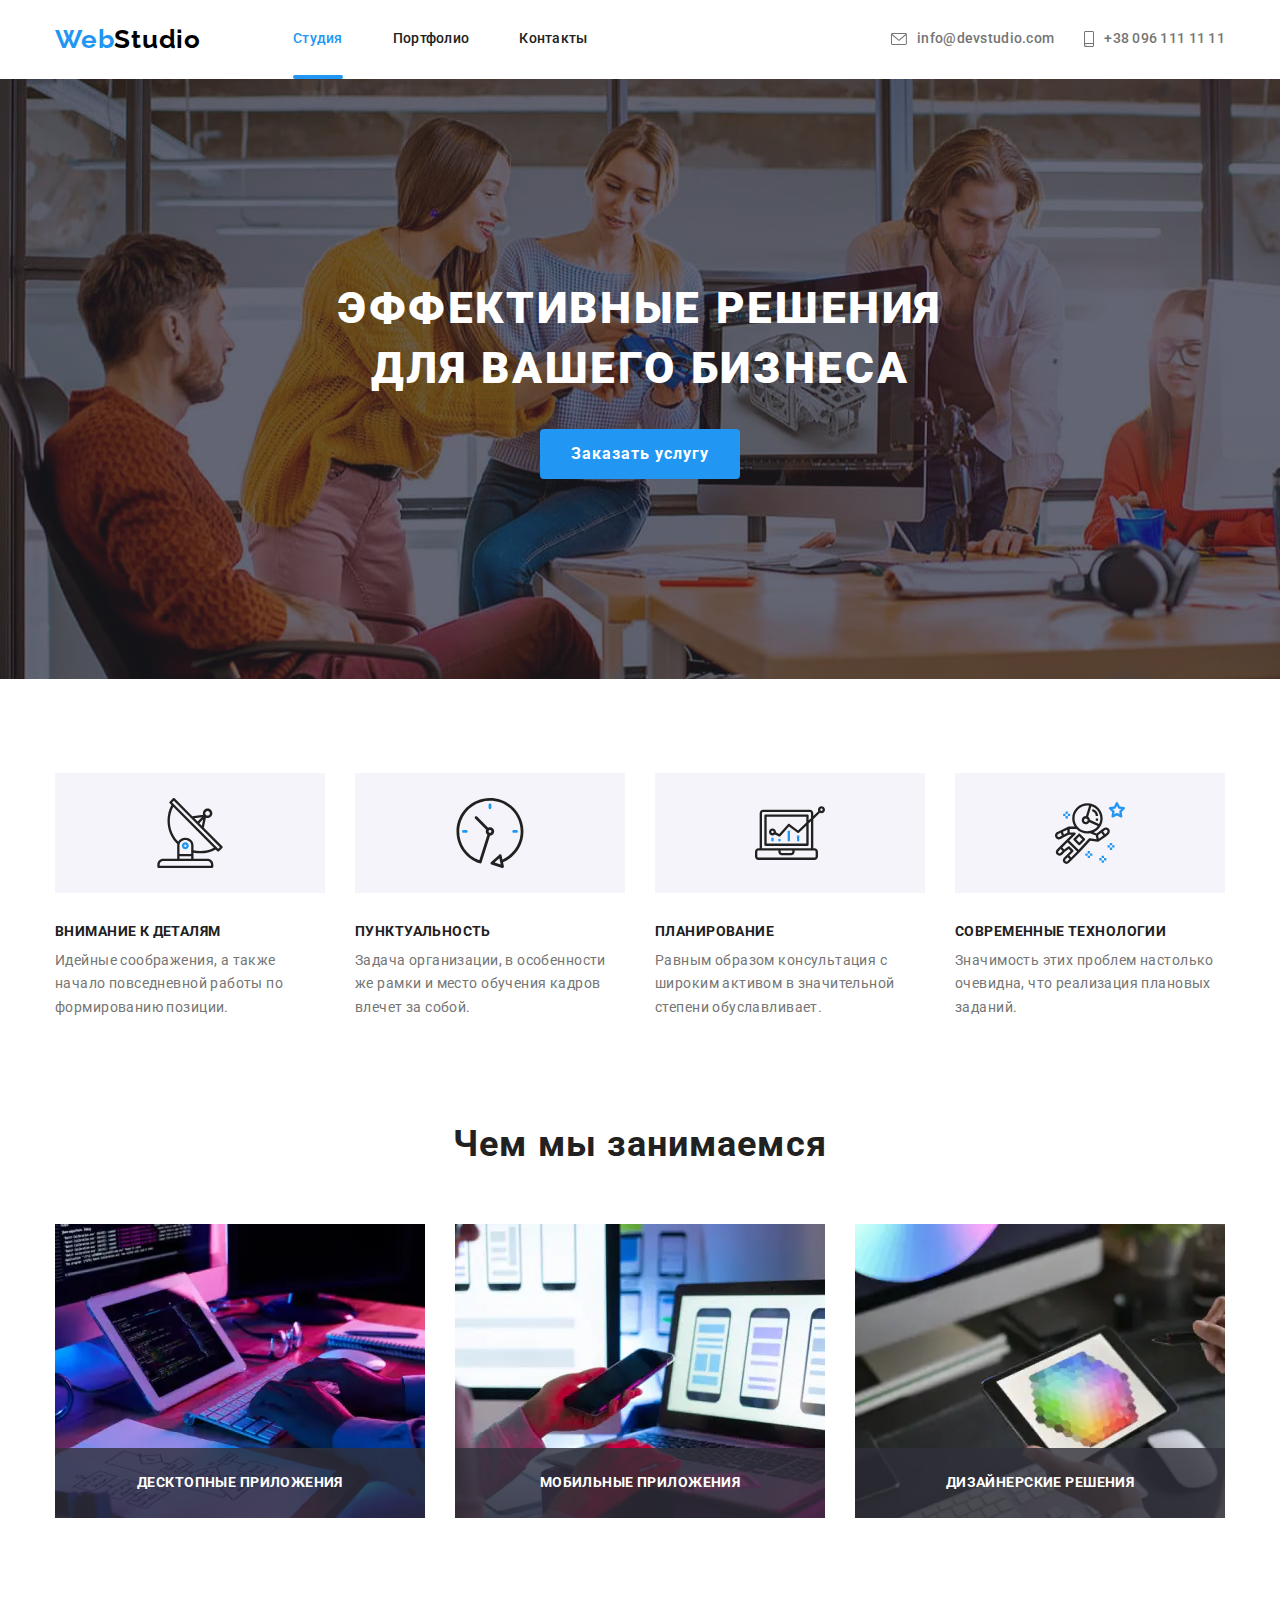
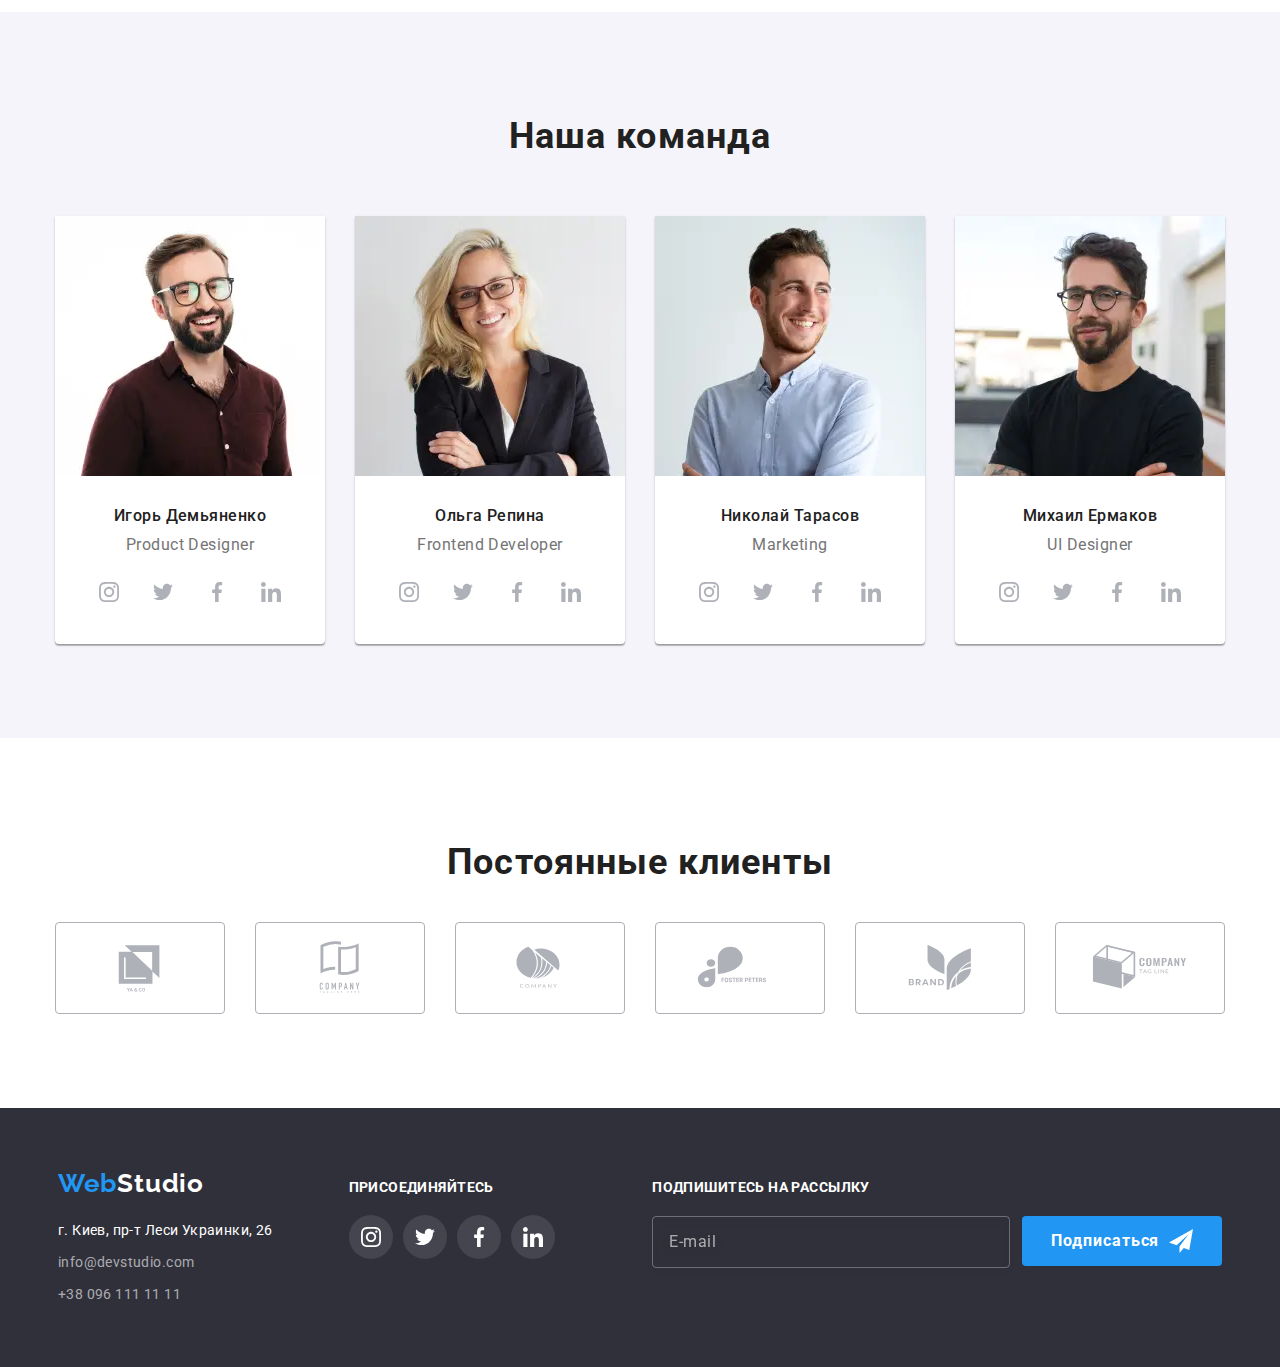
<file: index.html>
<!DOCTYPE html>
<html lang="ru">
<head>
    <meta charset="UTF-8">
    <meta http-equiv="X-UA-Compatible" content="IE=edge">
    <meta name="viewport" content="width=device-width, initial-scale=1.0">
    <link href="https://fonts.googleapis.com/css2?family=Raleway:wght@700&family=Roboto:wght@400;500;700;900&display=swap"
        rel="stylesheet">
    <link rel="stylesheet" href="https://cdnjs.cloudflare.com/ajax/libs/modern-normalize/1.1.0/modern-normalize.min.css">
    <link rel="stylesheet" href="./css/main.min.css" />
    <title>Студия</title>
</head>
<body>
    <!--Шапка страницы-->
        <header>
            <div class="container header__container">
        <nav class="site-nav">
            <a href="./index.html" class="logo header__logo">Web<span class="logo-studio-black">Studio</span></a>
            <!--Меню-->
            <ul class="list site-nav site-nav-list">
                <li class="item"><a href="./index.html" class="menu header__link studio-link current">Студия</a></li>
                <li class="item"><a href="./portfolio.html" class="menu header__link portfolio-link">Портфолио</a></li>
                <li class="item"><a href="" class="menu header__link">Контакты</a></li>
            </ul>
        </nav>
        <button type="button" class="mobile-menu-button" data-menu-open>
            <svg class="mobile-menu-icon" width="24" height="16">
                <use href="./images/icons.svg#icon-menu-burger">
                </use>
            </svg>
        </button>
        <!--Контакты-->
        <ul class="list header__contact-list">
            <li class="item">
                <a href="mailto:info@devstudio.com" class="header__link header__contact-link">
                    <svg class="header__contact-icon" width="16" height="12">
                        <use href="./images/icons.svg#icon-envelope"></use>
                    </svg>
                info@devstudio.com</a></li>
            <li class="item">
                <a href="tel:+380961111111" class="header__link header__contact-link">
                    <svg class="header__contact-icon" width="10" height="16">
                        <use href="./images/icons.svg#icon-smartphone"></use>
                    </svg>
                    +38 096 111 11 11</a></li>
        </ul>
        </div>

    <div class="mobile-menu" data-menu>
        <div class="container mobile-menu__container">
        <button class="mobile-menu__close-button" data-menu-close>
            <svg class="mobile-menu__close-icon" width="18" height="18">
                <use href="./images/icons.svg#icon-close_24px"></use>
            </svg>
        </button>
        <ul class="mobile-menu__nav list">
            <li class="mobile-menu__nav-item">
                <a href="./index.html" class="mobile-menu__link mobile-menu__nav-link">Студия</a>
            </li>
            <li class="mobile-menu__nav-item">
                <a href="./portfolio.html" class="mobile-menu__link mobile-menu__nav-link">Портфолио</a>
            </li>
            <li class="mobile-menu__nav-item">
                <a href="" class="mobile-menu__link mobile-menu__nav-link">Контакты</a>
            </li>
        </ul>
    <div class="mobile-menu__contact-social-wrapper">
        <ul class="list mobile-menu__contact-list">
            <li class="item"><a href="tel:+380961111111" class="mobile-menu__link mobile-menu__tel-link">+38 096 111 11 11</a></li>
            <li class="item"><a href="mailto:info@devstudio.com" class="mobile-menu__link mobile-menu__mail-link">info@devstudio.com</a></li>
        </ul>
        <ul class="list mobile-menu__social-list">
            <li class="item"><a href="" class="mobile-menu__link">Instagram</a><span class="mobile-menu__social-separator"></span></li>
            <li class="item"><a href="" class="mobile-menu__link">Twitter</a><span class="mobile-menu__social-separator"></span></li>
            <li class="item"><a href="" class="mobile-menu__link">Facebook</a><span class="mobile-menu__social-separator"></span></li>
            <li class="item"><a href="" class="mobile-menu__link">LinkedIn</a></li>        
    </div>
        </ul>
    </div>
    </header>
   <main>
   <!--Основная часть страницы-->
       <section class="hero">
           <div class="container">
           <h1 class="hero__heading">Эффективные решения <br> для вашего бизнеса</h1>
           <button type="button" class="modal-button" data-modal-open>Заказать услугу</button>
        </div>
       </section>
   <!--Главные принципы работы-->
   <section class="principles-section section">
       <div class="container">
    <h2 class="visually-hidden">Главные принципы работы</h2>
       <ul class="list principles__list">
           <li class="principles__box">
                <div class="principles__image-background">
                    <svg class="principles__icon" width="70" height="70">
                        <use href="./images/icons.svg#icon-antenna"></use>
                    </svg>
                </div>
               <h3 class="principles__heading">Внимание к деталям</h3>
               <p class="principles__paragraph">Идейные соображения, а также начало повседневной работы по формированию позиции.</p>
           </li>
        <li class="principles__box">
            <div class="principles__image-background">
                <svg width="70" height="70">
                    <use href="./images/icons.svg#icon-clock"></use>
                </svg>
            </div>
            <h3 class="principles__heading">Пунктуальность</h3>
            <p class="principles__paragraph">Задача организации, в особенности же рамки и место обучения кадров влечет за собой.</p>
        </li>
        <li class="principles__box">
            <div class="principles__image-background">
                <svg width="70" height="70">
                    <use href="./images/icons.svg#icon-diagram"></use>
                </svg>
            </div>
            <h3 class="principles__heading">Планирование</h3>
            <p class="principles__paragraph">Равным образом консультация с широким активом в значительной степени обуславливает.</p>
        </li>
        <li class="principles__box">
            <div class="principles__image-background">
                <svg width="70" height="70">
                    <use href="./images/icons.svg#icon-astronaut"></use>
                </svg>
            </div>
            <h3 class="principles__heading">Современные технологии</h3>
            <p class="principles__paragraph">Значимость этих проблем настолько очевидна, что реализация плановых заданий.</p>
        </li>
       </ul>
    </div>
    </section>
    <!--Услуги-->
   <section class="services-section section">
        <div class="container">
       <h2 class="secondary-heading services__heading">Чем мы занимаемся</h2>
       <ul class="list services__list">
       <li class="services__box">
           <div class="services__img">
               <picture>
                        <source srcset="./images/services/photo1-desktop.webp 1x, ./images/services/photo1-desktop@2x.webp 2x"
                            media="(min-width: 1200px)" type="image/webp">
                        <source srcset="./images/services/photo1-desktop.jpg 1x, ./images/services/photo1-desktop@2x.jpg 2x"
                            media="(min-width: 1200px)">
                        <img src="./images/services/photo1-desktop.jpg" alt="Мужчина пишет код на клавиатуре">
                </picture>
        </div>
           <p class="services__overlay">Десктопные приложения</p>
        </li>
       <li class="services__box">
        <div class="services__img">
                <picture>
                        <source srcset="./images/services/photo2-desktop.webp 1x, ./images/services/photo2-desktop@2x.webp 2x"
                            media="(min-width: 1200px)" type="image/webp">
                        <source srcset="./images/services/photo2-desktop.jpg 1x, ./images/services/photo2-desktop@2x.jpg 2x"
                            media="(min-width: 1200px)">
                        <img src="./images/services/photo2-desktop.jpg" alt="Человек сидит за ноутбуком. Работает над адаптацией для смартфонов">
                </picture>
           <p class="services__overlay">Мобильные приложения</p>
           </div>
        </li>
       <li class="services__box">
        <div class="services__img">
                <picture>
                    <source srcset="./images/services/photo3-desktop.webp 1x, ./images/services/photo3-desktop@2x.webp 2x"
                        media="(min-width: 1200px)" type="image/webp">
                    <source srcset="./images/services/photo3-desktop.jpg 1x, ./images/services/photo3-desktop@2x.jpg 2x"
                        media="(min-width: 1200px)">
                <img src="./images/services/photo3-desktop.jpg" alt="Человек держит планшет. На экране диаграмма цветов">
                </picture>
           <p class="services__overlay">Дизайнерские решения</p>
           </div>
        </li>  
    </ul>
    </div>
   </section>
    <!--Команда-->
   <section class="employees-section section">
       <div class="container">
    <h2 class="secondary-heading">Наша команда</h2>
       <ul class="list employees__list">
           <li class="employees__card">
               <picture>
                        <source srcset="./images/employees/team_igor1-desktop.webp 1x, ./images/employees/team_igor1-desktop@2x.webp 2x" media="(min-width: 1200px)"
                            type="image/webp">
                        <source srcset="./images/employees/team_igor1-desktop.jpg 1x, ./images/employees/team_igor1-desktop@2x.jpg 2x" media="(min-width: 1200px)">
                        
                        <source srcset="./images/employees/team_igor1-tablet.webp 1x, ./images/employees/team_igor1-tablet@2x.webp 2x" media="(min-width: 768px)"
                            type="image/webp">
                        <source srcset="./images/employees/team_igor1-tablet.jpg 1x, ./images/employees/team_igor1-tablet@2x.jpg 2x" media="(min-width: 768px)">
                        
                        <source srcset="./images/employees/team_igor1-mobile.webp 1x, ./images/employees/team_igor1-mobile@2x.webp 2x" media="(max-width: 767px)"
                            type="image/webp">
                        <source srcset="./images/employees/team_igor1-mobile.jpg 1x, ./images/employees/team_igor1-mobile@2x.jpg 2x" media="(max-width: 767px)">
                        <img src="./images/employees/team_igor1-mobile.jpg" alt="Мужчина в темно-бордовой рубашке,брюнет с бородой и очками">
                </picture>
                <div class="employees__content-wrapper">
               <h3 class="employees__name">Игорь Демьяненко</h3>
                <p lang="en" class="employees__position">Product Designer</p>
                <ul class="list social-list">
                    <li class="social-list__item">
                        <a href="" class="social-list__link">
                            <svg class="social-list__icon" width="20" height="20">
                                <use href="./images/icons.svg#icon-instagram"></use>
                            </svg>
                        </a>
                    </li>
                    <li class="social-list__item">
                        <a href="" class="social-list__link">
                            <svg class="social-list__icon" width="20" height="20">
                                <use href="./images/icons.svg#icon-twitter"></use>
                            </svg>
                        </a>
                    </li>
                    <li class="social-list__item">
                        <a href="" class="social-list__link">
                            <svg class="social-list__icon" width="20" height="20">
                                <use href="./images/icons.svg#icon-facebook"></use>
                            </svg>
                        </a>
                    </li>
                    <li class="social-list__item">
                        <a href="" class="social-list__link">
                            <svg class="social-list__icon" width="20" height="20">
                                <use href="./images/icons.svg#icon-linkedin"></use>
                            </svg>
                        </a>
                    </li>
                </ul>
                </div>
            </li>
            <li class="employees__card">
                <picture>
                    <source srcset="./images/employees/team_olga2-desktop.webp 1x, ./images/employees/team_olga2-desktop@2x.webp 2x"
                    media="(min-width: 1200px)" type="image/webp">
                    <source srcset="./images/employees/team_olga2-desktop.jpg 1x, ./images/employees/team_olga2-desktop@2x.jpg 2x"
                        media="(min-width: 1200px)">
                    
                    <source srcset="./images/employees/team_olga2-tablet.webp 1x, ./images/employees/team_olga2-tablet@2x.webp 2x"
                        media="(min-width: 768px)" type="image/webp">
                    <source srcset="./images/employees/team_olga2-tablet.jpg 1x, ./images/employees/team_olga2-tablet@2x.jpg 2x"
                        media="(min-width: 768px)">
                    
                    <source srcset="./images/employees/team_olga2-mobile.webp 1x, ./images/employees/team_olga2-mobile@2x.webp 2x"
                        media="(max-width: 767px)" type="image/webp">
                    <source srcset="./images/employees/team_olga2-mobile.jpg 1x, ./images/employees/team_olga2-mobile@2x.jpg 2x"
                        media="(max-width: 767px)">

                    <img src="./images/employees/team_olga2-mobile.jpg" alt="Девушка в костюме, блондинка. На ней надеты очки">
                </picture>
                <div class="employees__content-wrapper">
                <h3 class="employees__name">Ольга Репина</h3>
                <p lang="en" class="employees__position">Frontend Developer</p>
                <ul class="list social-list">
                    <li class="social-list__item">
                        <a href="" class="social-list__link">
                            <svg class="social-list__icon" width="20" height="20">
                                <use href="./images/icons.svg#icon-instagram"></use>
                            </svg>
                        </a>
                    </li>
                    <li class="social-list__item">
                        <a href="" class="social-list__link">
                            <svg class="social-list__icon" width="20" height="20">
                                <use href="./images/icons.svg#icon-twitter"></use>
                            </svg>
                        </a>
                    </li>
                    <li class="social-list__item">
                        <a href="" class="social-list__link">
                            <svg class="social-list__icon" width="20" height="20">
                                <use href="./images/icons.svg#icon-facebook"></use>
                            </svg>
                        </a>
                    </li>
                    <li class="social-list__item">
                        <a href="" class="social-list__link">
                            <svg class="social-list__icon" width="20" height="20">
                                <use href="./images/icons.svg#icon-linkedin"></use>
                            </svg>
                        </a>
                    </li>
                </ul>
                </div>
            </li>
            <li class="employees__card">
                <picture>
                    <source srcset="./images/employees/team_nikolay3-desktop.webp 1x, ./images/employees/team_nikolay3-desktop@2x.webp 2x"
                        media="(min-width: 1200px)" type="image/webp">
                    <source srcset="./images/employees/team_nikolay3-desktop.jpg 1x, ./images/employees/team_nikolay3-desktop@2x.jpg 2x"
                        media="(min-width: 1200px)">
                
                    <source srcset="./images/employees/team_nikolay3-tablet.webp 1x, ./images/employees/team_nikolay3-tablet@2x.webp 2x"
                        media="(min-width: 768px)" type="image/webp">
                    <source srcset="./images/employees/team_nikolay3-tablet.jpg 1x, ./images/employees/team_nikolay3-tablet@2x.jpg 2x"
                        media="(min-width: 768px)">
                
                    <source srcset="./images/employees/team_nikolay3-mobile.webp 1x, ./images/employees/team_nikolay3-mobile@2x.webp 2x"
                        media="(max-width: 767px)" type="image/webp">
                    <source srcset="./images/employees/team_nikolay3-mobile.jpg 1x, ./images/employees/team_nikolay3-mobile@2x.jpg 2x"
                        media="(max-width: 767px)">
                <img src="./images/employees/team_nikolay3-mobile.jpg" alt="Мужчина в голубой рубашке, брюнет">
                </picture>
                <div class="employees__content-wrapper">
                <h3 class="employees__name">Николай Тарасов</h3>
                <p lang="en" class="employees__position">Marketing</p>
                <ul class="list social-list">
                    <li class="social-list__item">
                        <a href="" class="social-list__link">
                            <svg class="social-list__icon" width="20" height="20">
                                <use href="./images/icons.svg#icon-instagram"></use>
                            </svg>
                        </a>
                    </li>
                    <li class="social-list__item">
                        <a href="" class="social-list__link">
                            <svg class="social-list__icon" width="20" height="20">
                                <use href="./images/icons.svg#icon-twitter"></use>
                            </svg>
                        </a>
                    </li>
                    <li class="social-list__item">
                        <a href="" class="social-list__link">
                            <svg class="social-list__icon" width="20" height="20">
                                <use href="./images/icons.svg#icon-facebook"></use>
                            </svg>
                        </a>
                    </li>
                    <li class="social-list__item">
                        <a href="" class="social-list__link">
                            <svg class="social-list__icon" width="20" height="20">
                                <use href="./images/icons.svg#icon-linkedin"></use>
                            </svg>
                        </a>
                    </li>
                </ul>
                </div>
            </li>
            <li class="employees__card">
                <picture>
                    <source
                        srcset="./images/employees/team_michael4-desktop.webp 1x, ./images/employees/team_michael4-desktop@2x.webp 2x"
                        media="(min-width: 1200px)" type="image/webp">
                    <source srcset="./images/employees/team_michael4-desktop.jpg 1x, ./images/employees/team_michael4-desktop@2x.jpg 2x"
                        media="(min-width: 1200px)">
                
                    <source srcset="./images/employees/team_michael4-tablet.webp 1x, ./images/employees/team_michael4-tablet@2x.webp 2x"
                        media="(min-width: 768px)" type="image/webp">
                    <source srcset="./images/employees/team_michael4-tablet.jpg 1x, ./images/employees/team_michael4-tablet@2x.jpg 2x"
                        media="(min-width: 768px)">
                
                    <source srcset="./images/employees/team_michael4-mobile.webp 1x, ./images/employees/team_michael4-mobile@2x.webp 2x"
                        media="(max-width: 767px)" type="image/webp">
                    <source srcset="./images/employees/team_michael4-mobile.jpg 1x, ./images/employees/team_michael4-mobile@2x.jpg 2x"
                        media="(max-width: 767px)">
                <img src="./images/employees/team_michael4-mobile.jpg" alt="Мужчина в черной футболке, брюнет. На нем надеты очки">
                </picture>
                <div class="employees__content-wrapper">
                <h3 class="employees__name">Михаил Ермаков</h3>
                <p lang="en" class="employees__position">UI Designer</p>
                <ul class="list social-list">
                    <li class="social-list__item">
                        <a href="" class="social-list__link">
                            <svg class="social-list__icon" width="20" height="20">
                                <use href="./images/icons.svg#icon-instagram"></use>
                            </svg>
                        </a>
                    </li>
                    <li class="social-list__item">
                        <a href="" class="social-list__link">
                            <svg class="social-list__icon" width="20" height="20">
                                <use href="./images/icons.svg#icon-twitter"></use>
                            </svg>
                        </a>
                    </li>
                    <li class="social-list__item">
                        <a href="" class="social-list__link">
                            <svg class="social-list__icon" width="20" height="20">
                                <use href="./images/icons.svg#icon-facebook"></use>
                            </svg>
                        </a>
                    </li>
                    <li class="social-list__item">
                        <a href="" class="social-list__link">
                            <svg class="social-list__icon" width="20" height="20">
                                <use href="./images/icons.svg#icon-linkedin"></use>
                            </svg>
                        </a>
                    </li>
                </ul>
                </div>
            </li>
       </ul>
    </div>
   </section>
   <!-- Постоянные клиенты-->
   <section class="clients section">
       <div class="container">
        <h2 class="secondary-heading">Постоянные клиенты</h2>
        <ul class="list clients__list">
            <li class="clients__item">
                <a class="clients__link" href="">
                <svg class="clients__icon" width="106" height="60">
                    <use href="./images/icons.svg#icon-logo-1"></use>
                </svg>
                </a>
            </li>
            <li class="clients__item">
                <a class="clients__link" href="">
                    <svg class="clients__icon" width="106" height="60">
                        <use href="./images/icons.svg#icon-logo-2"></use>
                    </svg>
                </a>
            </li>
            <li class="clients__item">
                <a class="clients__link" href="">
                    <svg class="clients__icon" width="106" height="60">
                        <use href="./images/icons.svg#icon-logo-3"></use>
                    </svg>
                </a>
            </li>
            <li class="clients__item">
                <a class="clients__link" href="">
                    <svg class="clients__icon" width="106" height="60">
                        <use href="./images/icons.svg#icon-logo-4"></use>
                    </svg>
                </a>
            </li>
            <li class="clients__item">
                <a class="clients__link" href="">
                    <svg class="clients__icon" width="106" height="60">
                        <use href="./images/icons.svg#icon-logo-5"></use>
                    </svg>
                </a>
            </li>
            <li class="clients__item">
                <a class="clients__link" href="">
                    <svg class="clients__icon" width="106" height="60">
                        <use href="./images/icons.svg#icon-logo-6"></use>
                    </svg>
                </a>
            </li>
        </ul>
       </div>
   </section>
</main>
<!-- Футер-->
<footer class="footer">
    <div class="container footer-container footer__wrapper">
        <div class="footer-contact__wrapper">
    <a href="./index.html" class="logo footer__logo">Web<span class="logo-studio-white">Studio</span></a>
    <address class="address">г. Киев, пр-т Леси Украинки, 26</address>
    <!--Контакты-->
    <ul class="list">
        <li class="footer-contact__item"><a href="mailto:info@devstudio.com" class="footer-contact__link">info@devstudio.com</a></li>
        <li class="footer-contact__item"><a href="tel:+380961111111" class="footer-contact__link">+38 096 111 11 11</a></li>
    </ul>
    </div>
    <!-- Социальные сети -->
    <div class="footer-social">
    <p class="footer-social__heading">присоединяйтесь</p>
    <ul class="list footer-social__list">
        <li class="footer-social__item">
            <a href="" class="footer-social__link">
                <svg class="footer-social__icon" width="20" height="20">
                    <use href="./images/icons.svg#icon-instagram"></use>
                </svg>
            </a>
        </li>
        <li class="footer-social__item">
            <a href="" class="footer-social__link">
                <svg class="footer-social__icon" width="20" height="20">
                    <use href="./images/icons.svg#icon-twitter"></use>
                </svg>
            </a>
        </li>
        <li class="footer-social__item">
            <a href="" class="footer-social__link">
                <svg class="footer-social__icon" width="20" height="20">
                    <use href="./images/icons.svg#icon-facebook"></use>
                </svg>
            </a>
        </li>
        <li class="footer-social__item">
            <a href="" class="footer-social__link">
                <svg class="footer-social__icon" width="20" height="20">
                    <use href="./images/icons.svg#icon-linkedin"></use>
                </svg>
            </a>
        </li>
    </ul>
    </div>
    <!-- Форма для подписки -->
    <form class="form-subscribe">
        <label class="subscribe__label">Подпишитесь на рассылку</label>
            <div class="subscribe__input-wrapper">
            <input name="user-subscribe-email" type="email" placeholder="E-mail" class="subscribe__email">
        <button class="subscribe__button" type="submit">Подписаться
            <svg width="24" height="24" class="subscribe__icon">
                <use href="./images/icons.svg#icon-send"></use>
            </svg>
        </button>
     </div>
    </form>
    </div>
</footer>
<!-- Модальное окно для заявки -->
<div class="backdrop is-hidden" data-modal>
    <div class="modal">
        <button type="button" class="modal__close-button" data-modal-close>
            <svg class="modal__close-icon" width="18" height="18">
                <use href="./images/icons.svg#icon-close"></use>
            </svg>
        </button>
        <form class="contact-form">
            <p class="contact-form__title">Оставьте свои данные, мы вам перезвоним</p>
            <label class="contact-form__field"><span class="contact-form__label">Имя</span>
                <span class="contact-form__input-wrapper">
                <input type="text" name="user-name" class="contact-form__input" required pattern="^[а-яА-Я]+\s[а-яА-Я]+$" title="Пожалуйста, введите свои имя и фамилию кириллицей">
                <svg width="12" height="12" class="contact-form__icon">
                    <use href="./images/icons.svg#icon-user"></use>
                </svg>
            </span>
            </label>
            <label class="contact-form__field"><span class="contact-form__label">Телефон</span>
                <span class="contact-form__input-wrapper">
                <input type="tel" name="user-tel" class="contact-form__input" required>
                <svg width="13" height="13" class="contact-form__icon">
                    <use href="./images/icons.svg#icon-phone"></use>
                </svg>
            </span>
            </label>
            <label class="contact-form__field"><span class="contact-form__label">Почта</span>
                <span class="contact-form__input-wrapper">
                <input type="email" name="user-email" class="contact-form__input" required>
                <svg width="15" height="12" class="contact-form__icon">
                    <use href="./images/icons.svg#icon-email"></use>
                </svg>
            </span>
            </label>
            <label class="contact-form__comment-wrapper"><span class="contact-form__label">Комментарий</span>
            <textarea name="user-comment" class="contact-form__comment" placeholder="Введите текст"></textarea>
            </label>
            <div class="contact-form__checkbox-wrapper">
                <input name="accept-policy" type="checkbox" id="policy-checkbox" class="contact-form__checkbox visually-hidden" required>
                <label for="policy-checkbox" class="contact-form__checkbox-label">Соглашаюсь с рассылкой и принимаю&nbsp;<a href="">Условия договора</a></label>
            </div>
            <button type="submit" class="contact-form__button-submit">Отправить</button>
        </form>
    </div>
</div>
<script src="./js/modal.js"></script>
<script src="./js/menu.js"></script>
</body> 
</html>
</file>
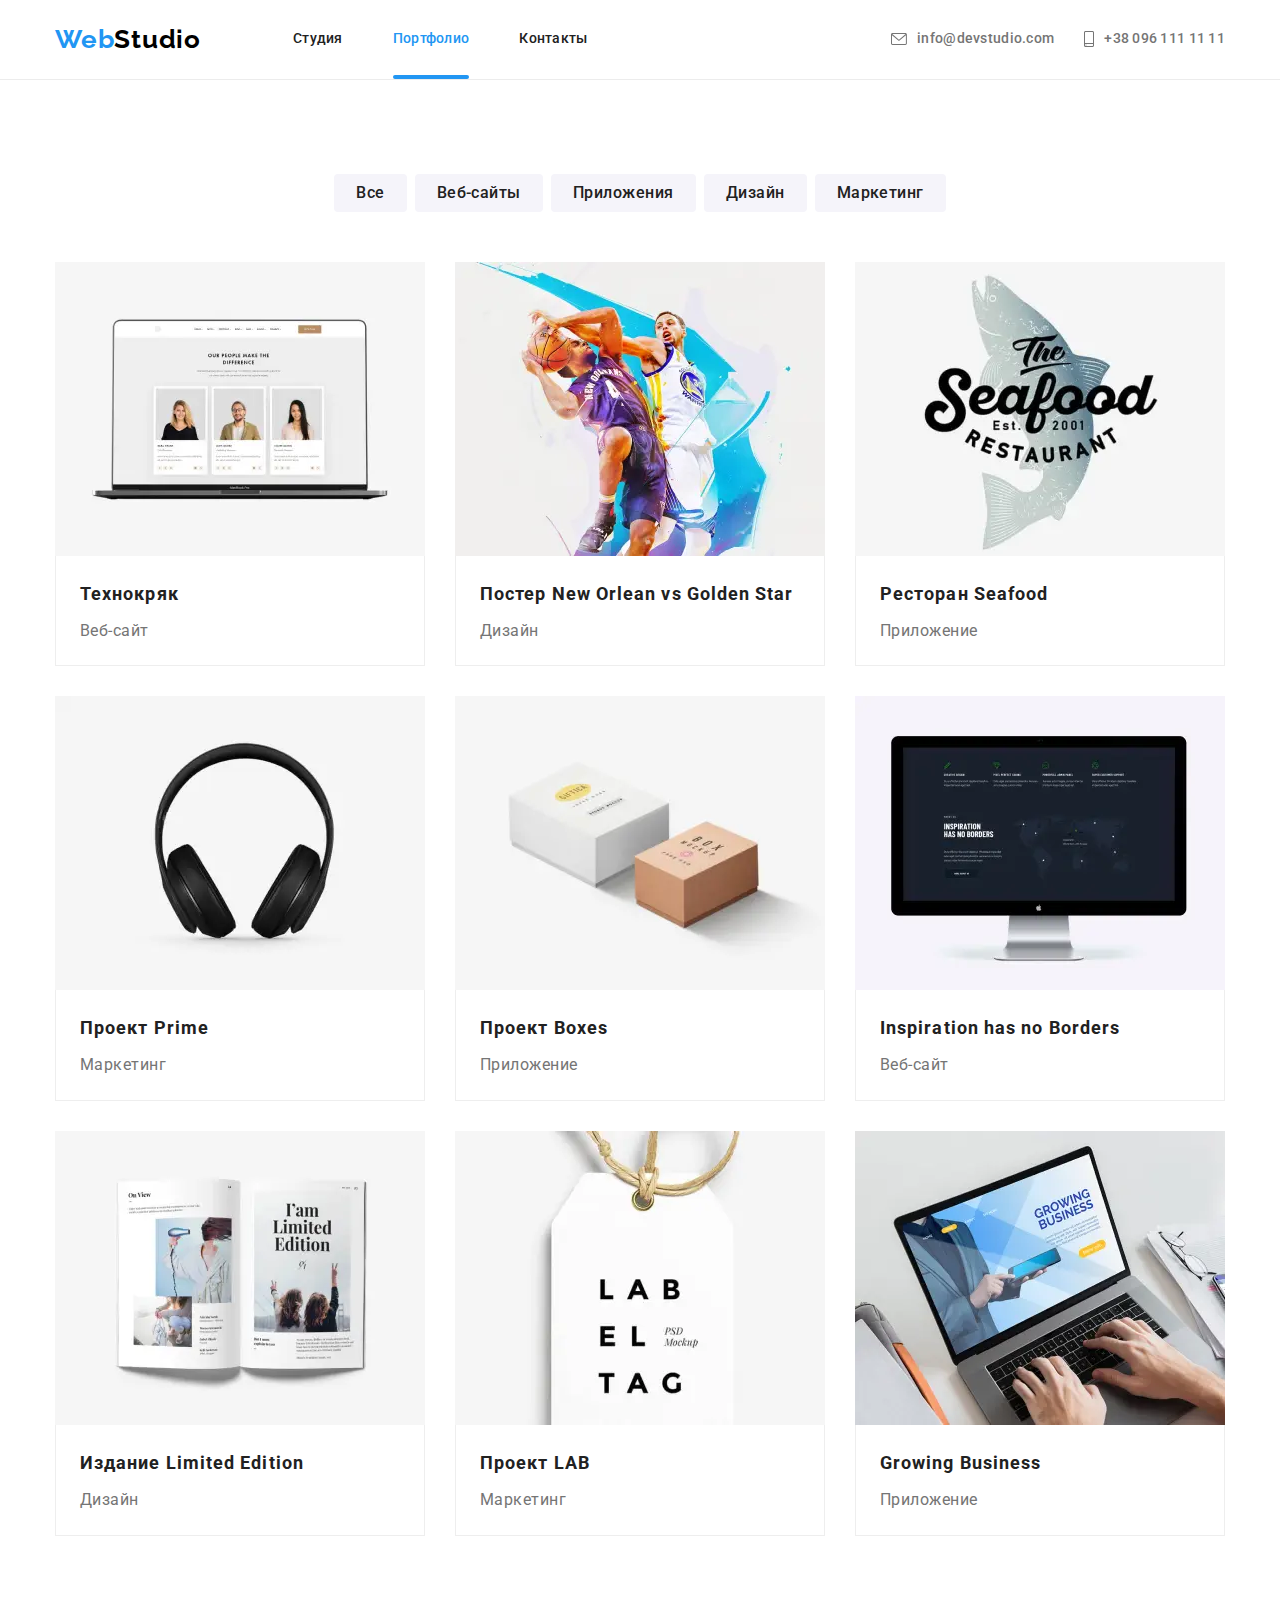
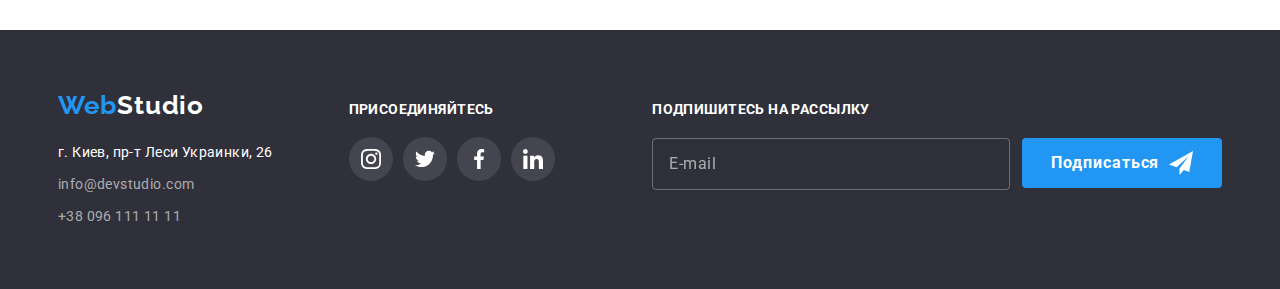
<file: portfolio.html>
<!DOCTYPE html>
<html lang="en">
<head>
    <meta charset="UTF-8">
    <meta http-equiv="X-UA-Compatible" content="IE=edge">
    <meta name="viewport" content="width=device-width, initial-scale=1.0">
    <link href="https://fonts.googleapis.com/css2?family=Raleway:wght@700&family=Roboto:wght@400;500;700;900&display=swap"
        rel="stylesheet">
    <link rel="stylesheet" href="https://cdnjs.cloudflare.com/ajax/libs/modern-normalize/1.1.0/modern-normalize.min.css">
    <link rel="stylesheet" href="./css/main.min.css" />
    <title>Портфолио</title>
</head>
<body>
    <!--Шапка страницы-->
        <header class="header-portfolio">
            <div class="container header__container">
                <nav class="site-nav">
                    <a href="./index.html" class="logo header__logo">Web<span class="logo-studio-black">Studio</span></a>
                    <!--Меню-->
                    <ul class="list site-nav site-nav-list">
                        <li class="item"><a href="./index.html" class="menu header__link studio-link">Студия</a></li>
                        <li class="item"><a href="./portfolio.html" class="menu header__link portfolio-link current">Портфолио</a></li>
                        <li class="item"><a href="" class="menu header__link">Контакты</a></li>
                    </ul>
                </nav>
                <button type="button" class="mobile-menu-button" data-menu-open>
                    <svg class="mobile-menu-icon" width="24" height="16">
                        <use href="./images/icons.svg#icon-menu-burger">
                        </use>
                    </svg>
                </button>
                <!--Контакты-->
                <ul class="list header__contact-list">
                    <li class="item">
                        <a href="mailto:info@devstudio.com" class="header__link header__contact-link">
                            <svg class="header__contact-icon" width="16" height="12">
                                <use href="./images/icons.svg#icon-envelope"></use>
                            </svg>
                            info@devstudio.com</a>
                    </li>
                    <li class="item">
                        <a href="tel:+380961111111" class="header__link header__contact-link">
                            <svg class="header__contact-icon" width="10" height="16">
                                <use href="./images/icons.svg#icon-smartphone"></use>
                            </svg>
                            +38 096 111 11 11</a>
                    </li>
                </ul>
            </div>
        
            <div class="mobile-menu" data-menu>
                <div class="container mobile-menu__container">
                    <button class="mobile-menu__close-button" data-menu-close>
                        <svg class="mobile-menu__close-icon" width="18" height="18">
                            <use href="./images/icons.svg#icon-close_24px"></use>
                        </svg>
                    </button>
                    <ul class="mobile-menu__nav list">
                        <li class="mobile-menu__nav-item">
                            <a href="./index.html" class="mobile-menu__link mobile-menu__nav-link">Студия</a>
                        </li>
                        <li class="mobile-menu__nav-item">
                            <a href="./portfolio.html" class="mobile-menu__link mobile-menu__nav-link">Портфолио</a>
                        </li>
                        <li class="mobile-menu__nav-item">
                            <a href="" class="mobile-menu__link mobile-menu__nav-link">Контакты</a>
                        </li>
                    </ul>
                    <ul class="list mobile-menu__contact-list">
                        <li class="item"><a href="tel:+380961111111" class="mobile-menu__link mobile-menu__tel-link">+38 096 111
                                11 11</a></li>
                        <li class="item"><a href="mailto:info@devstudio.com"
                                class="mobile-menu__link mobile-menu__mail-link">info@devstudio.com</a></li>
                    </ul>
                    <ul class="list mobile-menu__social-list">
                        <li class="item"><a href="" class="mobile-menu__link">Instagram</a><span
                                class="mobile-menu__social-separator"></span></li>
                        <li class="item"><a href="" class="mobile-menu__link">Twitter</a><span
                                class="mobile-menu__social-separator"></span></li>
                        <li class="item"><a href="" class="mobile-menu__link">Facebook</a><span
                                class="mobile-menu__social-separator"></span></li>
                        <li class="item"><a href="" class="mobile-menu__link">LinkedIn</a></li>
                    </ul>
                </div>
        </header>
    <main>
        <section class="section">
        <h1 class="visually-hidden">Портфолио</h1>
        <!--Навигация по проектам-->
        <div class="container">
        <ul class="list filter__list">
            <li class="item">
                <button type="button" class="filter__button">Все</button>
            </li>
            <li class="item">
                <button type="button" class="filter__button">Веб-сайты</button>
            </li>
            <li class="item">
                <button type="button" class="filter__button">Приложения</button>
            </li>
            <li class="item">
                <button type="button" class="filter__button">Дизайн</button>
            </li>
            <li class="item">
                <button type="button" class="filter__button">Маркетинг</button>
            </li>
        </ul>
        <!--Примеры работ-->
        <ul class="list work__list">
            <li class="work__card">
                <a href="" class="work__link">
                <div class="work__img-wrapper">
                <picture>
                    <source srcset="./images/portfolio/img_1-desktop.webp 1x, ./images/portfolio/img_1-desktop@2x.webp 2x"
                        media="(min-width: 1200px)" type="image/webp">
                    <source srcset="./images/portfolio/img_1-desktop.jpg 1x, ./images/portfolio/img_1-desktop@2x.jpg 2x"
                        media="(min-width: 1200px)">
                
                    <source srcset="./images/portfolio/img_1-tablet.webp 1x, ./images/portfolio/img_1-tablet@2x.webp 2x"
                        media="(min-width: 768px)" type="image/webp">
                    <source srcset="./images/portfolio/img_1-tablet.jpg 1x, ./images/portfolio/img_1-tablet@2x.jpg 2x"
                        media="(min-width: 768px)">
                
                    <source srcset="./images/portfolio/img_1-mobile.webp 1x, ./images/portfolio/img_1-mobile@2x.webp 2x"
                        media="(max-width: 767px)" type="image/webp">
                    <source srcset="./images/portfolio/img_1-mobile.jpg 1x, ./images/portfolio/img_1-mobile@2x.jpg 2x"
                        media="(max-width: 767px)">
                    <img src="./images/portfolio/img_1-mobile.jpg" alt="Ноутбук, на экране которого люди. Изображен сайт">
                </picture>
                <p class="work__overlay">Ресурс предлагает комплексные предложения с разным уровнем функционала и сервисов. Все это позволит посетителю получить
                исчерпывающие сведения о компании или частном лице.</p>
                </div>
                <div class="work__content-wrapper">
                <h2 class="work__name">Технокряк</h2>
                <p class="work__type">Веб-сайт</p>
                </div>
                </a>
            </li>
            <li class="work__card">
                <a href="" class="work__link">
                <div class="work__img-wrapper">
                    <picture>
                    <source srcset="./images/portfolio/img_2-desktop.webp 1x, ./images/portfolio/img_2-desktop@2x.webp 2x"
                        media="(min-width: 1200px)" type="image/webp">
                    <source srcset="./images/portfolio/img_2-desktop.jpg 1x, ./images/portfolio/img_2-desktop@2x.jpg 2x"
                        media="(min-width: 1200px)">
                    
                    <source srcset="./images/portfolio/img_2-tablet.webp 1x, ./images/portfolio/img_2-tablet@2x.webp 2x"
                        media="(min-width: 768px)" type="image/webp">
                    <source srcset="./images/portfolio/img_2-tablet.jpg 1x, ./images/portfolio/img_2-tablet@2x.jpg 2x"
                        media="(min-width: 768px)">
                    
                    <source srcset="./images/portfolio/img_2-mobile.webp 1x, ./images/portfolio/img_2-mobile@2x.webp 2x"
                        media="(max-width: 767px)" type="image/webp">
                    <source srcset="./images/portfolio/img_2-mobile.jpg 1x, ./images/portfolio/img_2-mobile@2x.jpg 2x"
                        media="(max-width: 767px)">
                    <img src="./images/portfolio/img_2-mobile.jpg" alt="Два баскетболиста борютсяза мяч">
                    </picture>
                <p class="work__overlay">Ресурс предлагает комплексные предложения с разным уровнем функционала и сервисов. Все это
                    позволит посетителю получить
                    исчерпывающие сведения о компании или частном лице.</p>
                    </div>
                <div class="work__content-wrapper">
                <h2 class="work__name">Постер <span lang="en">New Orlean vs Golden Star</span></h2>
                <p class="work__type">Дизайн</p>
                </div>
                </a>
            </li>
            <li class="work__card">
                <a href="" class="work__link">
                <div class="work__img-wrapper">
                    <picture>
                    <source srcset="./images/portfolio/img_3-desktop.webp 1x, ./images/portfolio/img_3-desktop@2x.webp 2x"
                        media="(min-width: 1200px)" type="image/webp">
                    <source srcset="./images/portfolio/img_3-desktop.jpg 1x, ./images/portfolio/img_3-desktop@2x.jpg 2x"
                        media="(min-width: 1200px)">
                    
                    <source srcset="./images/portfolio/img_3-tablet.webp 1x, ./images/portfolio/img_3-tablet@2x.webp 2x"
                        media="(min-width: 768px)" type="image/webp">
                    <source srcset="./images/portfolio/img_3-tablet.jpg 1x, ./images/portfolio/img_3-tablet@2x.jpg 2x"
                        media="(min-width: 768px)">
                    
                    <source srcset="./images/portfolio/img_3-mobile.webp 1x, ./images/portfolio/img_3-mobile@2x.webp 2x"
                        media="(max-width: 767px)" type="image/webp">
                    <source srcset="./images/portfolio/img_3-mobile.jpg 1x, ./images/portfolio/img_3-mobile@2x.jpg 2x"
                        media="(max-width: 767px)">
                    <img src="./images/portfolio/img_3-mobile.jpg" alt="Логотип ресторана с его надписью и рыбой">
                <p class="work__overlay">Ресурс предлагает комплексные предложения с разным уровнем функционала и сервисов. Все это позволит посетителю получить
                исчерпывающие сведения о компании или частном лице.</p>
                </div>
                <div class="work__content-wrapper">
                <h2 class="work__name">Ресторан <span lang="en">Seafood</span></h2>
                <p class="work__type">Приложение</p>
                </div>
                </a>
            </li>
            <li class="work__card">
                <a href="" class="work__link">
                <div class="work__img-wrapper">
                    <picture>
                    <source srcset="./images/portfolio/img_4-desktop.webp 1x, ./images/portfolio/img_4-desktop@2x.webp 2x"
                        media="(min-width: 1200px)" type="image/webp">
                    <source srcset="./images/portfolio/img_4-desktop.jpg 1x, ./images/portfolio/img_4-desktop@2x.jpg 2x"
                        media="(min-width: 1200px)">
                    
                    <source srcset="./images/portfolio/img_4-tablet.webp 1x, ./images/portfolio/img_4-tablet@2x.webp 2x"
                        media="(min-width: 768px)" type="image/webp">
                    <source srcset="./images/portfolio/img_4-tablet.jpg 1x, ./images/portfolio/img_4-tablet@2x.jpg 2x"
                        media="(min-width: 768px)">
                    
                    <source srcset="./images/portfolio/img_4-mobile.webp 1x, ./images/portfolio/img_4-mobile@2x.webp 2x"
                        media="(max-width: 767px)" type="image/webp">
                    <source srcset="./images/portfolio/img_4-mobile.jpg 1x, ./images/portfolio/img_4-mobile@2x.jpg 2x"
                        media="(max-width: 767px)">
                    <img src="./images/portfolio/img_4-mobile.jpg" alt="Наушники">
  
                  <p class="work__overlay">Ресурс предлагает комплексные предложения с разным уровнем функционала и сервисов. Все это позволит посетителю получить
                исчерпывающие сведения о компании или частном лице.</p>
                </div>
                <div class="work__content-wrapper">
                <h2 class="work__name">Проект <span lang="en">Prime</span></h2>
                <p class="work__type">Маркетинг</p>
                </div>
                </a>
            </li>
            <li class="work__card">
                <a href="" class="work__link">
                <div class="work__img-wrapper">
                    <picture>
                    <source srcset="./images/portfolio/img_5-desktop.webp 1x, ./images/portfolio/img_5-desktop@2x.webp 2x"
                        media="(min-width: 1200px)" type="image/webp">
                    <source srcset="./images/portfolio/img_5-desktop.jpg 1x, ./images/portfolio/img_5-desktop@2x.jpg 2x"
                        media="(min-width: 1200px)">
                    
                    <source srcset="./images/portfolio/img_5-tablet.webp 1x, ./images/portfolio/img_5-tablet@2x.webp 2x"
                        media="(min-width: 768px)" type="image/webp">
                    <source srcset="./images/portfolio/img_5-tablet.jpg 1x, ./images/portfolio/img_5-tablet@2x.jpg 2x"
                        media="(min-width: 768px)">
                    
                    <source srcset="./images/portfolio/img_5-mobile.webp 1x, ./images/portfolio/img_5-mobile@2x.webp 2x"
                        media="(max-width: 767px)" type="image/webp">
                    <source srcset="./images/portfolio/img_5-mobile.jpg 1x, ./images/portfolio/img_5-mobile@2x.jpg 2x"
                        media="(max-width: 767px)">
                    <img src="./images/portfolio/img_5-mobile.jpg" alt="Две коробки">
                
                <p class="work__overlay">Ресурс предлагает комплексные предложения с разным уровнем функционала и сервисов. Все это позволит посетителю получить
                исчерпывающие сведения о компании или частном лице.</p>
                </div>
                <div class="work__content-wrapper">
                <h2 class="work__name">Проект <span lang="en">Boxes</span></h2>
                <p class="work__type">Приложение</p>
                </div>
                </a>
            </li>
            <li class="work__card">
                <a href="" class="work__link">
                    <div class="work__img-wrapper">
                        <picture>
                    <source srcset="./images/portfolio/img_6-desktop.webp 1x, ./images/portfolio/img_6-desktop@2x.webp 2x"
                        media="(min-width: 1200px)" type="image/webp">
                    <source srcset="./images/portfolio/img_6-desktop.jpg 1x, ./images/portfolio/img_6-desktop@2x.jpg 2x"
                        media="(min-width: 1200px)">
                    
                    <source srcset="./images/portfolio/img_6-tablet.webp 1x, ./images/portfolio/img_6-tablet@2x.webp 2x"
                        media="(min-width: 768px)" type="image/webp">
                    <source srcset="./images/portfolio/img_6-tablet.jpg 1x, ./images/portfolio/img_6-tablet@2x.jpg 2x"
                        media="(min-width: 768px)">
                    
                    <source srcset="./images/portfolio/img_6-mobile.webp 1x, ./images/portfolio/img_6-mobile@2x.webp 2x"
                        media="(max-width: 767px)" type="image/webp">
                    <source srcset="./images/portfolio/img_6-mobile.jpg 1x, ./images/portfolio/img_6-mobile@2x.jpg 2x"
                        media="(max-width: 767px)">
                    <img src="./images/portfolio/img_6-mobile.jpg" alt="Компьютер с изображением сайта">
                <p class="work__overlay">Ресурс предлагает комплексные предложения с разным уровнем функционала и сервисов. Все это позволит посетителю получить
                исчерпывающие сведения о компании или частном лице.</p>
                </div>
                <div class="work__content-wrapper">
                <h2 lang="en" class="work__name">Inspiration has no Borders</h2>
                <p class="work__type">Веб-сайт</p>
                </div>
                </a>
            </li>
            <li class="work__card">
                <a href="" class="work__link">
                    <div class="work__img-wrapper">
                        <picture>
                    <source srcset="./images/portfolio/img_7-desktop.webp 1x, ./images/portfolio/img_7-desktop@2x.webp 2x"
                        media="(min-width: 1200px)" type="image/webp">
                    <source srcset="./images/portfolio/img_7-desktop.jpg 1x, ./images/portfolio/img_7-desktop@2x.jpg 2x"
                        media="(min-width: 1200px)">
                    
                    <source srcset="./images/portfolio/img_7-tablet.webp 1x, ./images/portfolio/img_7-tablet@2x.webp 2x"
                        media="(min-width: 768px)" type="image/webp">
                    <source srcset="./images/portfolio/img_7-tablet.jpg 1x, ./images/portfolio/img_7-tablet@2x.jpg 2x"
                        media="(min-width: 768px)">
                    
                    <source srcset="./images/portfolio/img_7-mobile.webp 1x, ./images/portfolio/img_7-mobile@2x.webp 2x"
                        media="(max-width: 767px)" type="image/webp">
                    <source srcset="./images/portfolio/img_7-mobile.jpg 1x, ./images/portfolio/img_7-mobile@2x.jpg 2x"
                        media="(max-width: 767px)">
                    <img src="./images/portfolio/img_7-mobile.jpg" alt="Журнал">
    
                <p class="work__overlay">Ресурс предлагает комплексные предложения с разным уровнем функционала и сервисов. Все это позволит посетителю получить
                исчерпывающие сведения о компании или частном лице.</p>
                </div>
                <div class="work__content-wrapper">
                <h2 class="work__name">Издание <span lang="en">Limited Edition</span></h2>
                <p class="work__type">Дизайн</p>
                </div>
                </a>
            </li>
            <li class="work__card">
                <a href="" class="work__link">
                    <div class="work__img-wrapper">
                        <picture>
                    <source srcset="./images/portfolio/img_8-desktop.webp 1x, ./images/portfolio/img_8-desktop@2x.webp 2x"
                        media="(min-width: 1200px)" type="image/webp">
                    <source srcset="./images/portfolio/img_8-desktop.jpg 1x, ./images/portfolio/img_8-desktop@2x.jpg 2x"
                        media="(min-width: 1200px)">
                    
                    <source srcset="./images/portfolio/img_8-tablet.webp 1x, ./images/portfolio/img_8-tablet@2x.webp 2x"
                        media="(min-width: 768px)" type="image/webp">
                    <source srcset="./images/portfolio/img_8-tablet.jpg 1x, ./images/portfolio/img_8-tablet@2x.jpg 2x"
                        media="(min-width: 768px)">
                    
                    <source srcset="./images/portfolio/img_8-mobile.webp 1x, ./images/portfolio/img_8-mobile@2x.webp 2x"
                        media="(max-width: 767px)" type="image/webp">
                    <source srcset="./images/portfolio/img_8-mobile.jpg 1x, ./images/portfolio/img_8-mobile@2x.jpg 2x"
                        media="(max-width: 767px)">
                    <img src="./images/portfolio/img_8-mobile.jpg" alt="Бирка с названием проекта">
                <p class="work__overlay">Ресурс предлагает комплексные предложения с разным уровнем функционала и сервисов. Все это позволит посетителю получить
                исчерпывающие сведения о компании или частном лице.</p>
                </div>
                <div class="work__content-wrapper">
                <h2 class="work__name">Проект <span lang="en">LAB</span></h2>
                <p class="work__type">Маркетинг</p>
                </div>
                </a>
            </li>
            <li class="work__card">
                <a href="" class="work__link">
                    <div class="work__img-wrapper">
                        <picture>
                    <source srcset="./images/portfolio/img_9-desktop.webp 1x, ./images/portfolio/img_9-desktop@2x.webp 2x"
                        media="(min-width: 1200px)" type="image/webp">
                    <source srcset="./images/portfolio/img_9-desktop.jpg 1x, ./images/portfolio/img_9-desktop@2x.jpg 2x"
                        media="(min-width: 1200px)">
                    
                    <source srcset="./images/portfolio/img_9-tablet.webp 1x, ./images/portfolio/img_9-tablet@2x.webp 2x"
                        media="(min-width: 768px)" type="image/webp">
                    <source srcset="./images/portfolio/img_9-tablet.jpg 1x, ./images/portfolio/img_9-tablet@2x.jpg 2x"
                        media="(min-width: 768px)">
                    
                    <source srcset="./images/portfolio/img_9-mobile.webp 1x, ./images/portfolio/img_9-mobile@2x.webp 2x"
                        media="(max-width: 767px)" type="image/webp">
                    <source srcset="./images/portfolio/img_9-mobile.jpg 1x, ./images/portfolio/img_9-mobile@2x.jpg 2x"
                        media="(max-width: 767px)">
                    <img src="./images/portfolio/img_9-mobile.jpg" alt="Человек печатает на ноутбуке">
                <p class="work__overlay">Ресурс предлагает комплексные предложения с разным уровнем функционала и сервисов. Все это позволит посетителю получить
                исчерпывающие сведения о компании или частном лице.</p>
                </div>
                <div class="work__content-wrapper">
                <h2 lang="en" class="work__name">Growing Business</h2>
                <p class="work__type">Приложение</p>
                </div>
                </a>
            </li>
        </ul>
        </div>
        </section>
    </main>
<!--Футер-->
<footer class="footer">
    <div class="container footer-container footer__wrapper">
        <div class="footer-contact__wrapper">
            <a href="./index.html" class="logo footer__logo">Web<span class="logo-studio-white">Studio</span></a>
            <address class="address">г. Киев, пр-т Леси Украинки, 26</address>
            <!--Контакты-->
            <ul class="list">
                <li class="footer-contact__item"><a href="mailto:info@devstudio.com"
                        class="footer-contact__link">info@devstudio.com</a></li>
                <li class="footer-contact__item"><a href="tel:+380961111111" class="footer-contact__link">+38 096 111 11
                        11</a></li>
            </ul>
        </div>
        <!-- Социальные сети -->
        <div class="footer-social">
            <p class="footer-social__heading">присоединяйтесь</p>
            <ul class="list footer-social__list">
                <li class="footer-social__item">
                    <a href="" class="footer-social__link">
                        <svg class="footer-social__icon" width="20" height="20">
                            <use href="./images/icons.svg#icon-instagram"></use>
                        </svg>
                    </a>
                </li>
                <li class="footer-social__item">
                    <a href="" class="footer-social__link">
                        <svg class="footer-social__icon" width="20" height="20">
                            <use href="./images/icons.svg#icon-twitter"></use>
                        </svg>
                    </a>
                </li>
                <li class="footer-social__item">
                    <a href="" class="footer-social__link">
                        <svg class="footer-social__icon" width="20" height="20">
                            <use href="./images/icons.svg#icon-facebook"></use>
                        </svg>
                    </a>
                </li>
                <li class="footer-social__item">
                    <a href="" class="footer-social__link">
                        <svg class="footer-social__icon" width="20" height="20">
                            <use href="./images/icons.svg#icon-linkedin"></use>
                        </svg>
                    </a>
                </li>
            </ul>
        </div>
        <!-- Форма для подписки -->
        <form class="form-subscribe">
            <label class="subscribe__label">Подпишитесь на рассылку</label>
            <div class="subscribe__input-wrapper">
                <input name="user-subscribe-email" type="email" placeholder="E-mail" class="subscribe__email">
                <button class="subscribe__button" type="submit">Подписаться
                    <svg width="24" height="24" class="subscribe__icon">
                        <use href="./images/icons.svg#icon-send"></use>
                    </svg>
                </button>
            </div>
        </form>
    </div>
</footer>
<script src="./js/menu.js"></script>
</body>
</html>
</file>
<file: css/main.min.css>
:root{--main-color: #ffffff;--secondary-color: #f5f4fa;--accent-color: #2196f3;--secondary-font-color: #757575;--main-font-color: #212121;--secondary-background: #2f303a;--logo-color: #000000;--hover-button: #188ce8;--contacts-footer-color: rgba(255, 255, 255, 0.6)}.visually-hidden{position:absolute;width:1px;height:1px;margin:-1px;padding:0;overflow:hidden;border:0;clip:rect(0 0 0 0)}*,*::before,*::after{box-sizing:border-box}h1,h2,h3,p{margin:0}.list{list-style:none;margin:0;padding:0}body{font-family:"Roboto", sans-serif;color:var(--main-font-color);background-color:var(--main-color)}@media screen and (max-width: 1199px){.section{padding-top:60px;padding-bottom:60px}}@media screen and (min-width: 1200px){.section{padding-top:94px;padding-bottom:94px}}.container{padding-left:15px;padding-right:15px}@media screen and (min-width: 480px){.container{width:480px;margin-left:auto;margin-right:auto}}@media screen and (min-width: 768px){.container{width:768px}}@media screen and (min-width: 1200px){.container{width:1200px}}.modal-button{display:block;margin-left:auto;margin-right:auto;width:200px;height:50px;border:2px solid transparent;border-radius:4px;font-family:inherit;font-weight:700;font-size:16px;line-height:1.87;letter-spacing:0.06em;color:var(--main-color);background-color:var(--accent-color);cursor:pointer;transition:background-color 250ms cubic-bezier(0.4, 0, 0.2, 1)}.modal-button:hover,.modal-button:focus{background-color:var(--hover-button)}.logo{display:block;font-family:Raleway, sans-serif;font-weight:700;font-size:26px;line-height:1.19;letter-spacing:0.03em;color:var(--accent-color);text-decoration:none}.header__logo{margin-right:92px}.footer__logo{margin-bottom:20px}.logo-studio-black{color:var(--logo-color)}.logo-studio-white{color:var(--main-color)}.secondary-heading{font-weight:700;font-size:28px;line-height:1.14;text-align:center;letter-spacing:0.03em}@media screen and (min-width: 1200px){.secondary-heading{font-size:36px;line-height:1.67}}.filter__list{display:flex;flex-wrap:wrap}.filter__list .item:not(:last-child){margin-right:8px}.filter__button{padding:6px 22px;border:transparent;border-radius:4px;font-family:inherit;font-weight:500;font-size:16px;line-height:1.6;text-align:center;letter-spacing:0.03em;color:var(--main-font-color);background-color:var(--secondary-color);cursor:pointer;transition:color 250ms cubic-bezier(0.4, 0, 0.2, 1),background-color 250ms cubic-bezier(0.4, 0, 0.2, 1),box-shadow 250ms cubic-bezier(0.4, 0, 0.2, 1)}.filter__button:hover,.filter__button:focus{color:var(--main-color);background-color:var(--accent-color);box-shadow:0px 3px 1px rgba(0,0,0,0.1),0px 1px 2px rgba(0,0,0,0.08),0px 2px 2px rgba(0,0,0,0.12)}@media screen and (max-width: 767px){.filter__list{margin-bottom:40px}.filter__list .item{margin-bottom:15px}.filter__list .item:nth-last-of-type(-n+2){margin-bottom:0px}}@media screen and (min-width: 768px){.filter__list{justify-content:center;margin-bottom:30px}}@media screen and (min-width: 1200px){.filter__list{margin-bottom:50px}}.backdrop{position:fixed;top:0;left:0;width:100vw;height:100vh;background-color:rgba(0,0,0,0.2);transition:opacity 250ms cubic-bezier(0.4, 0, 0.2, 1),visibility 250ms cubic-bezier(0.4, 0, 0.2, 1)}.backdrop.is-hidden{opacity:0;visibility:hidden;pointer-events:none}.modal__close-button{position:absolute;top:8px;right:8px;display:flex;justify-content:center;align-items:center;width:30px;height:30px;border:1px solid rgba(0,0,0,0.1);border-radius:50%;background-color:transparent;padding:0;cursor:pointer}.modal__close-icon{transition:fill 250ms cubic-bezier(0.4, 0, 0.2, 1)}.modal__close-button:hover .modal__close-icon,.modal__close-button:focus .modal__close-icon{fill:var(--accent-color)}.modal{position:absolute;top:50%;left:50%;transform:translate(-50%, -50%);padding:40px;background-color:var(--main-color);box-shadow:0px 1px 3px rgba(0,0,0,0.12),0px 1px 1px rgba(0,0,0,0.14),0px 2px 1px rgba(0,0,0,0.2);border-radius:4px}@media screen and (max-width: 1199px){.modal{max-height:610px;max-width:450px}}@media screen and (min-width: 1200px){.modal{width:528px;height:580px}}.contact-form__title{margin-bottom:12px;font-weight:700;font-size:20px;line-height:1.15;text-align:center;letter-spacing:0.03em;color:var(--main-font-color)}.contact-form__field{display:block;margin-bottom:10px}.contact-form__label{display:block;margin-bottom:4px;font-size:12px;line-height:1.17;letter-spacing:0.01em;color:var(--secondary-font-color)}.contact-form__input-wrapper{position:relative}.contact-form__input{width:100%;height:40px;padding-left:42px;border:1px solid rgba(33,33,33,0.2);border-radius:4px;font-size:12px;line-height:1.17;letter-spacing:0.01em;color:var(--main-font-color);transition:border-color 250ms cubic-bezier(0.4, 0, 0.2, 1)}.contact-form__input:focus{outline:none;border-color:var(--accent-color)}.contact-form__icon{position:absolute;top:50%;left:12px;transform:translateY(-50%);transition:fill 250ms cubic-bezier(0.4, 0, 0.2, 1)}.contact-form__input:focus+.contact-form__icon{fill:var(--accent-color)}.contact-form__comment-wrapper{display:block;width:100%;margin-bottom:20px}.contact-form__comment{font-size:12px;line-height:1.17;letter-spacing:0.01em;width:100%;height:120px;padding:12px 16px;resize:none;border:1px solid rgba(33,33,33,0.2);border-radius:4px;transition:border-color 250ms cubic-bezier(0.4, 0, 0.2, 1)}.contact-form__comment:focus{outline:none;border-color:var(--accent-color)}.contact-form__comment::placeholder{font-size:14px;line-height:1.17;letter-spacing:0.01em;color:rgba(117,117,117,0.5)}.contact-form__checkbox-label{display:inline-flex;align-items:center;justify-content:center;font-style:normal;letter-spacing:0.03em;color:var(--secondary-font-color)}.contact-form__checkbox-label::before{display:inline-block;width:16px;height:15px;content:"";margin-right:8px;border:2px solid var(--main-font-color);border-radius:2px;cursor:pointer;transition:border-color 250ms cubic-bezier(0.4, 0, 0.2, 1)}.contact-form__checkbox:focus+.contact-form__checkbox-label::before{border-color:var(--accent-color)}.contact-form__checkbox:checked+.contact-form__checkbox-label::before{background-color:var(--accent-color);background-image:url(../images/checked.svg);background-repeat:no-repeat;border:2px solid var(--accent-color)}.contact-form__checkbox-label a{color:var(--accent-color)}.contact-form__checkbox-wrapper{margin-bottom:30px}.contact-form__button-submit{display:block;margin-left:auto;margin-right:auto;width:200px;height:50px;background-color:var(--accent-color);border:2px solid transparent;border-radius:4px;box-shadow:0px 4px 4px rgba(0,0,0,0.15);font-weight:700;font-size:16px;line-height:1.87;letter-spacing:0.06em;color:var(--main-color);cursor:pointer;transition:background-color 250ms cubic-bezier(0.4, 0, 0.2, 1)}.contact-form__button-submit:hover,.contact-form__button-submit:focus{background-color:var(--hover-button)}@media screen and (max-width: 767px){.modal{width:95%;height:95%;overflow:auto}}@media screen and (max-width: 1199px){.contact-form__checkbox-label{font-size:12px;line-height:1.16}}@media screen and (min-width: 1200px){.modal{width:528px;height:580px}.contact-form__comment::placeholder{font-size:12px}.contact-form__checkbox-label{width:346px}.contact-form__checkbox-label{font-size:14px;line-height:1.71}}.subscribe__label{display:flex;margin-bottom:20px;font-weight:700;font-size:14px;line-height:1.14;letter-spacing:0.03em;text-transform:uppercase;color:var(--main-color)}.subscribe__email{border:1px solid rgba(255,255,255,0.3);filter:drop-shadow(0px 4px 4px rgba(0,0,0,0.15));border-radius:4px;background-color:transparent;padding:15px 16px;font-size:16px;line-height:1.25;letter-spacing:0.03em;color:var(--main-color)}.subscribe__email::placeholder{font-family:inherit;font-size:16px;line-height:1.25;letter-spacing:0.03em;color:rgba(255,255,255,0.6)}.subscribe__button{display:flex;justify-content:center;align-items:center;width:200px;height:50px;border:2px solid transparent;border-radius:4px;font-weight:700;font-size:16px;line-height:1.87;letter-spacing:0.06em;color:var(--main-color);background-color:var(--accent-color);cursor:pointer;transition:background-color 250ms cubic-bezier(0.4, 0, 0.2, 1)}.subscribe__button:hover,.subscribe__button:focus{background-color:var(--hover-button)}.subscribe__icon{fill:var(--main-color);margin-left:10px}@media screen and (max-width: 767px){.subscribe__email{width:100%;margin-bottom:20px}}@media screen and (min-width: 768px){.subscribe__email{width:358px}}@media screen and (max-width: 1199px){.subscribe__button{margin-left:auto;margin-right:auto}.subscribe__label{justify-content:center}.subscribe__email{margin-bottom:20px}}@media screen and (min-width: 1200px){.subscribe__email{margin-right:12px;margin-bottom:0px}.subscribe__button{margin:0px}.subscribe__input-wrapper{display:flex;justify-content:baseline}}header{position:relative;padding-top:10px;padding-bottom:10px}.header-portfolio{border-bottom:1px solid #ececec}.header__container{display:flex;justify-content:space-between;align-items:center}@media screen and (max-width: 767px){.site-nav-list{display:none}.header__contact-list{display:none}.mobile-menu-button{background-color:transparent;border:none;padding:12px 8px;line-height:0}.mobile-menu-button:hover .mobile-menu-icon,.mobile-menu-button:focus .mobile-menu-icon{fill:var(--accent-color)}.mobile-menu-icon{fill:var(--main-font-color);transition:fill 250ms cubic-bezier(0.4, 0, 0.2, 1)}.mobile-menu{position:fixed;z-index:1;top:0;left:0;width:100vw;height:100%;overflow:auto;background-color:var(--main-color);opacity:0;visibility:hidden;pointer-events:none;transition:opacity 250ms cubic-bezier(0.4, 0, 0.2, 1),visibility 250ms cubic-bezier(0.4, 0, 0.2, 1)}.mobile-menu.is-open{opacity:1;visibility:visible;pointer-events:auto}.mobile-menu__close-button{position:absolute;top:10px;right:15px;background-color:transparent;border:none;padding:11px 11px;line-height:0}.mobile-menu__container{position:relative;height:100%;display:flex;flex-direction:column;justify-content:space-between;padding-top:48px;padding-bottom:48px}.mobile-menu__nav-item:not(:last-child){margin-bottom:32px}.mobile-menu__link{text-decoration:none;font-family:inherit;font-weight:500;letter-spacing:0.02em;color:var(--main-font-color)}.mobile-menu__link:hover,.mobile-menu__link:focus{color:var(--accent-color)}.mobile-menu__nav-link{font-size:40px;line-height:1.15}.mobile-menu__contact-list{margin-bottom:64px}.mobile-menu__contact-list li:not(:last-child){margin-bottom:32px}.mobile-menu__tel-link{font-size:34px;line-height:1.17;color:var(--accent-color)}.mobile-menu__mail-link{font-size:24px;line-height:1.17;color:var(--secondary-font-color)}.mobile-menu__social-list{display:flex}.mobile-menu__social-list .mobile-menu__link{font-size:18px;line-height:1.22;color:var(--accent-color)}.mobile-menu__social-list .item:not(:last-child){margin-right:10px;border-right:1px solid rgba(33,33,33,0.2);padding-right:10px}}@media screen and (min-width: 768px){header{padding-top:21px;padding-bottom:17px}.site-nav-list{display:block}header .header__logo{margin-right:88px}.header__contact-list{display:block}.mobile-menu-button{display:none}.mobile-menu{display:none}.header__link{display:flex;align-items:center;text-decoration:none;font-family:inherit;font-weight:500;font-size:14px;line-height:1.14;letter-spacing:0.02em;transition:color 250ms cubic-bezier(0.4, 0, 0.2, 1)}.header__link:hover,.header__link:focus{color:var(--accent-color)}.site-nav{display:flex;align-items:center;margin-right:auto}.site-nav .item:not(:last-child){margin-right:50px}.header__contact-list .item:not(:last-child){margin-bottom:10px}.header__contact-link{font-size:12px;color:var(--secondary-font-color)}.header__contact-icon{margin-right:10px;fill:var(--secondary-font-color);transition:fill 250ms cubic-bezier(0.4, 0, 0.2, 1)}.header__link:hover .header__contact-icon,.header__link:focus .header__contact-icon{fill:var(--accent-color)}.studio-link.current{position:relative}.studio-link.current::after{content:"";position:absolute;top:41px;height:4px;width:100%;border-radius:2px;background-color:var(--accent-color)}.portfolio-link.current{position:relative}.portfolio-link.current::after{content:"";position:absolute;width:100%;height:4px;top:41px;border-radius:2px;background-color:var(--accent-color)}.menu{color:var(--main-font-color)}.menu.current{color:var(--accent-color)}}@media screen and (min-width: 1200px){header{padding-top:24px;padding-bottom:24px}header .header__logo{margin-right:92px}.header__contact-list{margin-left:auto;display:flex;align-items:center}.header__contact-link{font-size:14px}.site-nav .item:not(:last-child){margin-right:50px}.header__contact-list .item:not(:last-child){margin-bottom:0;margin-right:30px}.studio-link.current::after{top:44px}.portfolio-link.current::after{top:44px}}.hero__heading{margin-bottom:30px;font-weight:900;text-transform:uppercase;letter-spacing:0.06em;text-align:center;color:var(--main-color)}.hero{width:100%;background-size:cover;background-color:var(--secondary-background);padding-top:118px;padding-bottom:118px}@media screen and (max-width: 767px){.hero{background-image:linear-gradient(rgba(47,48,58,0.4), rgba(47,48,58,0.4)),url(../images/hero/hero-mobile.jpg)}}@media screen and (max-width: 767px) and (min-device-pixel-ratio: 2), screen and (max-width: 767px) and (min-resolution: 192dpi), screen and (max-width: 767px) and (min-resolution: 2dppx){.hero{background-image:linear-gradient(rgba(47,48,58,0.4), rgba(47,48,58,0.4)),url("../images/hero/hero-mobile@2x.jpg")}}@media screen and (min-width: 768px){.hero__heading{font-size:26px;line-height:1.62}.hero{background-image:linear-gradient(rgba(47,48,58,0.4), rgba(47,48,58,0.4)),url(../images/hero/hero-tablet.jpg)}}@media screen and (min-width: 768px) and (min-device-pixel-ratio: 2), screen and (min-width: 768px) and (min-resolution: 192dpi), screen and (min-width: 768px) and (min-resolution: 2dppx){.hero{background-image:linear-gradient(rgba(47,48,58,0.4), rgba(47,48,58,0.4)),url("../images/hero/hero-tablet@2x.jpg")}}@media screen and (min-width: 1200px){.hero__heading{font-size:44px;line-height:1.36}.hero{padding-top:200px;padding-bottom:200px}.hero{background-image:linear-gradient(rgba(47,48,58,0.4), rgba(47,48,58,0.4)),url(../images/hero/hero-desktop.jpg)}}@media screen and (min-width: 1200px) and (min-device-pixel-ratio: 2), screen and (min-width: 1200px) and (min-resolution: 192dpi), screen and (min-width: 1200px) and (min-resolution: 2dppx){.hero{background-image:linear-gradient(rgba(47,48,58,0.4), rgba(47,48,58,0.4)),url("../images/hero/hero-desktop@2x.jpg")}}.principles__heading{margin-top:30px;margin-bottom:10px;font-weight:700;font-size:14px;line-height:16px;letter-spacing:0.03em;text-transform:uppercase}.principles__paragraph{font-size:14px;line-height:1.7;letter-spacing:0.03em;color:var(--secondary-font-color)}.principles__image-background{display:flex;justify-content:center;align-items:center;height:120px;background-color:var(--secondary-color)}.principles__list{display:flex}@media screen and (max-width: 767px){.principles__heading{text-align:center}.principles__list{display:block}.principles__image-background{width:100%}.principles__box:not(:last-child){margin-bottom:30px}}@media screen and (min-width: 768px){.principles__list{flex-wrap:wrap}.principles__box{flex-basis:354px;margin-right:30px}.principles__box:not(:nth-last-child(-n+2)){margin-bottom:30px}.principles__box:nth-child(2n+2){margin-right:0px}}@media screen and (min-width: 1200px){.principles-section{padding-bottom:0}.principles__image-background{width:270px}.principles__box{flex-basis:270px}.principles__box:not(:nth-last-child(-n+2)){margin-bottom:0px}.principles__box:not(:last-child){margin-right:30px}}@media screen and (max-width: 1199px){.services-section{display:none}}@media screen and (min-width: 1200px){.services__heading{margin-bottom:50px}.services__list{display:flex}.services__box{position:relative}.services__box:not(:last-child){margin-right:30px}.services__img img{display:block}.services__overlay{position:absolute;bottom:0;left:0;width:370px;padding:27px 82px;font-family:inherit;font-weight:700;font-size:14px;line-height:1.14;text-align:center;letter-spacing:0.03em;text-transform:uppercase;color:var(--main-color);background-color:rgba(47,48,58,0.8)}}.employees-section{background-color:#f5f4fa}.employees__card{background-color:var(--main-color);flex-basis:450px;box-shadow:0px 1px 3px rgba(0,0,0,0.12),0px 1px 1px rgba(0,0,0,0.14),0px 2px 1px rgba(0,0,0,0.2);border-radius:0px 0px 4px 4px}.employees__list img{display:block;width:100%;height:auto;margin:0 auto}.employees__name{margin-bottom:10px;font-weight:500;font-size:16px;line-height:1.19;text-align:center;letter-spacing:0.03em}.employees__position{margin-bottom:16px;font-size:16px;line-height:1.19;text-align:center;letter-spacing:0.03em;color:var(--secondary-font-color)}.social-list{display:flex;justify-content:space-between;width:206px;margin-left:auto;margin-right:auto}.social-list__link{display:flex;align-items:center;justify-content:center;width:44px;height:44px;border-radius:50%;transition:background-color 250ms cubic-bezier(0.4, 0, 0.2, 1)}.social-list__link:hover,.social-list__link:focus{background-color:var(--accent-color)}.social-list__icon{fill:#AFB1B8;transition:fill 250ms cubic-bezier(0.4, 0, 0.2, 1)}.social-list__link:hover .social-list__icon,.social-list__link:focus .social-list__icon{fill:var(--main-color)}.employees-section .secondary-heading{margin-bottom:30px}@media screen and (max-width: 767px){.employees__card{display:block;max-width:480px}.employees__card:not(:last-child){margin-bottom:30px}.employees__content-wrapper{padding-top:30px;padding-bottom:24px}}@media screen and (min-width: 768px){.employees__list{display:flex;flex-wrap:wrap}.employees__card{flex-basis:354px;margin-bottom:30px;margin-right:30px}.employees__card:nth-last-child(-n+2){margin-bottom:0px}.employees__content-wrapper{padding:30px 74px 24px 74px}}@media screen and (max-width: 1199px){.employees__card:nth-child(2n+2){margin-right:0px}}@media screen and (min-width: 1200px){.employees-section .secondary-heading{margin-bottom:50px}.employees__card{flex-basis:270px;margin-right:30px;margin-bottom:0px}.employees__card:nth-child(4n+4){margin-right:0px}.employees__content-wrapper{padding:30px 32px}}.clients__list{display:flex;flex-wrap:wrap;justify-content:center;align-items:center}.clients__item{margin-right:30px;margin-bottom:30px}.clients__link{display:flex;justify-content:center;align-items:center;border:1px solid #AFB1B8;border-radius:4px;transition:border 250ms cubic-bezier(0.4, 0, 0.2, 1)}.clients__link:hover,.clients__link:focus{border:1px solid var(--accent-color)}.clients__icon{fill:#AFB1B8;transition:fill 250ms cubic-bezier(0.4, 0, 0.2, 1)}.clients__link:hover .clients__icon,.clients__link:focus .clients__icon{fill:var(--accent-color)}.clients .secondary-heading{margin-bottom:30px}@media screen and (min-width: 480px){.clients__link{width:210px;height:92px}}@media screen and (max-width: 767px){.clients__item{flex-basis:calc(100% / 2 - 30px)}.clients__item:nth-last-child(-n+2){margin-bottom:0px}.clients__item:nth-child(2n+2){margin-right:0px}}@media screen and (min-width: 768px){.clients__item:nth-child(3n+3){margin-right:0px}.clients__item:nth-last-child(-n+3){margin-bottom:0px}.clients__link{width:226px;height:92px}}@media screen and (min-width: 1200px){.clients__item{margin-bottom:0px}.clients__item:not(:last-child){margin-right:30px}.clients__link{width:170px;height:92px}}.footer{background-color:var(--secondary-background);padding-top:60px;padding-bottom:60px;margin-left:auto;margin-right:auto}.address{font-style:normal;font-size:14px;line-height:1.7;letter-spacing:0.03em;color:var(--main-color)}.footer-contact__link{font-weight:400;font-size:14px;line-height:1.7;letter-spacing:0.03em;color:var(--contacts-footer-color);text-decoration:none;transition:color 250ms cubic-bezier(0.4, 0, 0.2, 1)}.footer-contact__link:hover,.footer-contact__link:focus{color:var(--accent-color)}.footer-social__heading{margin-bottom:20px;font-weight:700;font-size:14px;line-height:16px;letter-spacing:0.03em;text-transform:uppercase;color:var(--main-color)}.footer-social__list{display:flex}.footer-social__item:not(:last-child){margin-right:10px}.footer-social__link{display:flex;align-items:center;justify-content:center;width:44px;height:44px;border-radius:50%;background-color:#44454E;transition:background-color 250ms cubic-bezier(0.4, 0, 0.2, 1)}.footer-social__link:hover,.footer-social__link:focus{background-color:var(--accent-color)}.footer-social__icon{fill:var(--main-color)}@media screen and (min-width: 480px){.address{margin-bottom:8px}.footer-contact__item:not(:last-child){margin-bottom:8px}}@media screen and (max-width: 1199px){.footer__wrapper{text-align:center}.footer-social{align-items:center;min-width:206px}.footer-social__list{align-items:center;justify-content:center}.footer-contact__wrapper{justify-content:center;margin-bottom:60px}.footer-social{display:block;align-items:center;margin-bottom:60px}}@media screen and (min-width: 768px){.footer__wrapper{display:flex;align-items:baseline;justify-content:space-around;flex-wrap:wrap}}@media screen and (min-width: 1200px){.footer-contact__wrapper{margin-bottom:0px;margin-right:70px}.footer-social{margin-right:92px}}.work__list img{display:block;width:100%}.work__card{background-color:var(--main-color);max-width:450px}.work__content-wrapper{padding:20px 24px;border:1px solid #eeeeee;border-top:none}.work__link{display:flex;flex-direction:column;width:100%;height:100%;text-decoration:none;color:inherit;transition:box-shadow 250ms cubic-bezier(0.4, 0, 0.2, 1)}.work__link:hover,.work__link:focus{box-shadow:0px 1px 1px rgba(0,0,0,0.12),0px 4px 4px rgba(0,0,0,0.06),1px 4px 6px rgba(0,0,0,0.16)}.work__name{margin-bottom:4px;font-weight:700;font-size:18px;line-height:2;letter-spacing:0.06em}.work__type{font-size:16px;line-height:1.87;letter-spacing:0.03em;color:var(--secondary-font-color)}.work__img-wrapper{position:relative;overflow:hidden}.work__overlay{position:absolute;top:0;left:0;width:100%;height:100%;font-family:inherit;font-weight:400;font-size:18px;line-height:1.55;letter-spacing:0.03em;color:var(--main-color);background-color:rgba(33,150,243,0.9);transform:translateY(101%);overflow:auto;transition:transform 250ms cubic-bezier(0.4, 0, 0.2, 1)}.work__link:hover .work__overlay,.work__link:focus .work__overlay{transform:translateY(0%)}@media screen and (max-width: 767px){.work__list{display:block}.work__overlay{padding:77px 24px}.work__card:not(:last-child){margin-bottom:30px}}@media screen and (min-width: 768px){.work__list{display:flex;flex-wrap:wrap}.work__card{width:354px}.work__card:not(:last-child){margin-bottom:30px}.work__overlay{padding:50px 24px 76px 24px}.work__content-wrapper{flex-grow:1}}@media screen and (min-width: 768px) and (max-width: 1199px){.work__card{margin-right:30px;flex-basis:calc(100% / 2 - 30px)}.work__card:nth-child(2n+2){margin-right:0px}}@media screen and (min-width: 1200px){.work__overlay{padding:63px 24px}.work__card img{width:370px}.work__card{width:370px;margin-right:30px;flex-basis:calc((100% - 3*30px)/3)}.work__card:nth-child(3n+3){margin-right:0}.work__card:nth-last-child(-n+3){margin-bottom:0}}
/*# sourceMappingURL=main.min.css.map */
</file>
